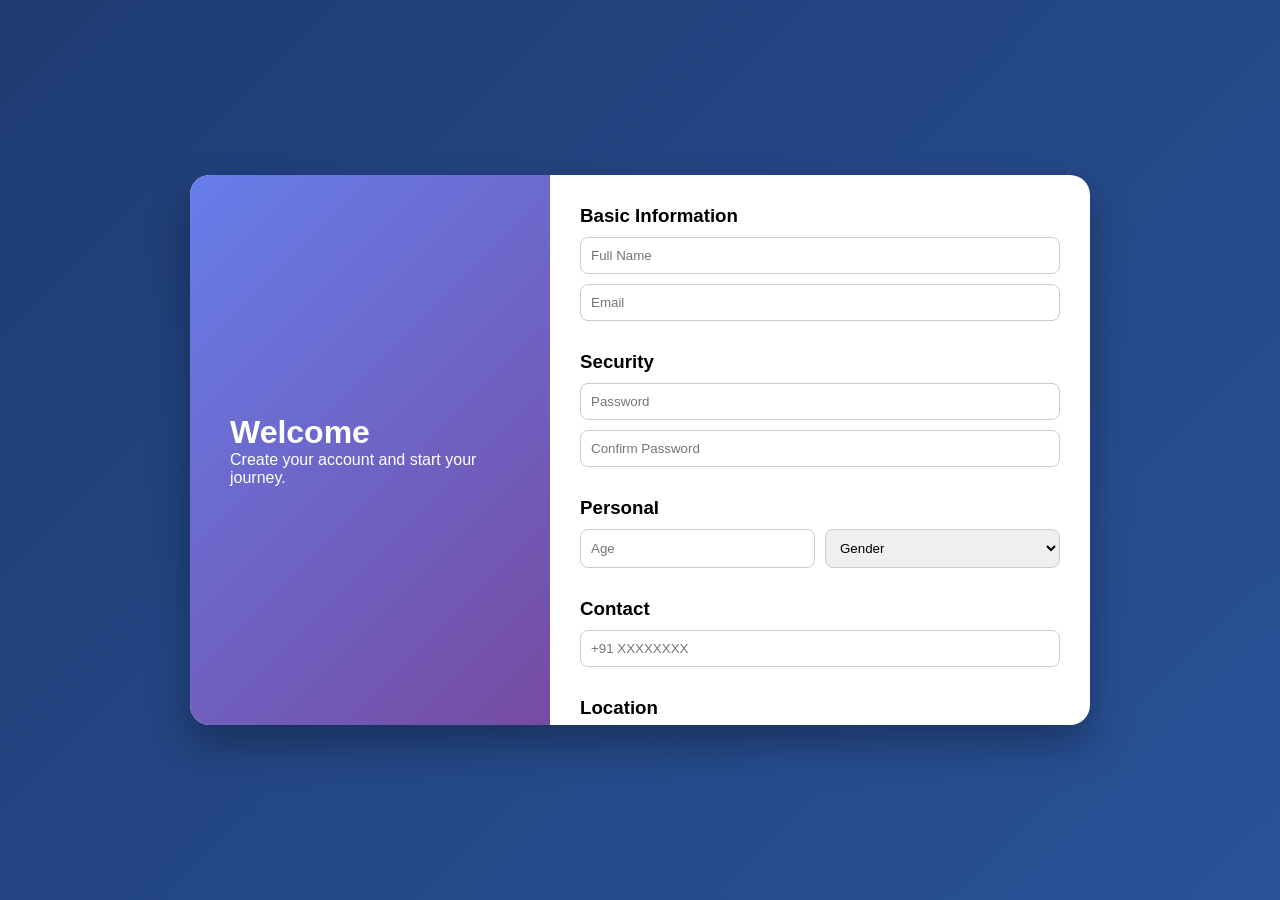
<file: index.html>
<!DOCTYPE html>
<html lang="en">
<head>
<meta charset="UTF-8">
<title>Modern Signup UI</title>
<link rel="stylesheet" href="signup.css">
<script src="https://accounts.google.com/gsi/client" async defer></script>
</head>

<body>

<div class="app">

   
    <div class="left">
        <h1>Welcome </h1>
        <p>Create your account and start your journey.</p>
    </div>

    <div class="right">

        <div class="section">
            <h3>Basic Information</h3>
            <input type="text" placeholder="Full Name" id="name">
            <input type="email" placeholder="Email" id="email">
        </div>

        <div class="section">
            <h3>Security</h3>
            <input type="password" placeholder="Password" id="password">
            <input type="password" placeholder="Confirm Password" id="confirm">
        </div>

        <div class="section">
            <h3>Personal</h3>
            <div class="row">
                <input type="number" placeholder="Age">
                <select>
                    <option>Gender</option>
                    <option>Male</option>
                    <option>Female</option>
                </select>
            </div>
        </div>

        <div class="section">
            <h3>Contact</h3>
            <input type="text" placeholder="+91 XXXXXXXX">
        </div>

        <div class="section">
            <h3>Location</h3>
            <select>
                <option>Select State</option>
                <option>Maharashtra</option>
                <option>Gujarat</option>
                <option>Karnataka</option>
            </select>
        </div>

        <button class="signup" onclick="validateAndSignup()">Create Account</button>
        <div id="g_id_onload"
         data-client_id="201148274181-sbdhhedtsckcsiqdlhcbg8gpv752d566.apps.googleusercontent.com"
         data-callback="handleCredentialResponse">
    </div>

    <div class="g_id_signin"
         data-type="standard"
         data-size="large"
         data-theme="outline"
         data-text="sign_in_with"
         data-shape="rectangular">
    </div>
        <button class="github">Login with GitHub</button>
        <button class="login">Already have an account? Login</button>

    </div>
</div>


<div id="popup" class="popup">
    <div class="popup-box">
        <h2>🎉 Success!</h2>
        <p>Account created successfully.</p>
        <button onclick="closePopup()">OK</button>
    </div>
</div>

<script src="signup.js"></script>

</body>
</html>
</file>
<file: signup.css>
* {
    margin: 0;
    padding: 0;
    box-sizing: border-box;
    font-family: 'Segoe UI', sans-serif;
}

body {
    height: 100vh;
    background: linear-gradient(135deg, #1e3c72, #2a5298);
    display: flex;
    justify-content: center;
    align-items: center;
}

.app {
    width: 900px;
    height: 550px;
    background: white;
    border-radius: 20px;
    display: flex;
    overflow: hidden;
    box-shadow: 0 20px 40px rgba(0,0,0,0.3);
}

.left {
    width: 40%;
    background: linear-gradient(135deg, #667eea, #764ba2);
    color: white;
    padding: 40px;
    display: flex;
    flex-direction: column;
    justify-content: center;
}


.right {
    width: 60%;
    padding: 30px;
    overflow-y: auto;
}

.section {
    margin-bottom: 20px;
}

.section h3 {
    margin-bottom: 10px;
}

.row {
    display: flex;
    gap: 10px;
}

input, select {
    width: 100%;
    padding: 10px;
    border-radius: 8px;
    border: 1px solid #ccc;
    margin-bottom: 10px;
}

button {
    width: 100%;
    padding: 12px;
    border: none;
    border-radius: 10px;
    cursor: pointer;
    margin-top: 10px;
}

.signup { background: #667eea; color: white; }
.google { background: #db4437; color: white; }
.github { background: #333; color: white; }
.login { background: transparent; color: #667eea; border: 1px solid #667eea; }

.popup {
    position: fixed;
    top: 0;
    left: 0;
    width: 100%;
    height: 100%;
    background: rgba(0,0,0,0.5);
    display: none;
    justify-content: center;
    align-items: center;
}

.popup-box {
    background: white;
    padding: 30px;
    border-radius: 15px;
    text-align: center;
    width: 300px;
    animation: scaleUp 0.3s ease;
}

@keyframes scaleUp {
    from { transform: scale(0.7); opacity: 0; }
    to { transform: scale(1); opacity: 1; }
}
/* =========================
   MOBILE RESPONSIVE DESIGN
========================= */

@media (max-width: 900px) {

    .app {
        width: 95%;
        height: auto;
        flex-direction: column;
        margin: 20px 0;
    }

    .left {
        width: 100%;
        min-height: 220px;
        text-align: center;
        padding: 30px 20px;
        align-items: center;
    }

    .left h1 {
        font-size: 38px;
        margin-bottom: 10px;
    }

    .left p {
        font-size: 16px;
    }

    .right {
        width: 100%;
        padding: 20px;
        overflow-y: visible;
    }

    .row {
        flex-direction: column;
        gap: 0;
    }

    input,
    select,
    button {
        font-size: 16px;
    }

    .popup-box {
        width: 90%;
    }
}


/* EXTRA SMALL DEVICES */

@media (max-width: 500px) {

    body {
        padding: 10px;
        align-items: flex-start;
    }

    .app {
        border-radius: 15px;
    }

    .left {
        min-height: 180px;
        padding: 25px 15px;
    }

    .left h1 {
        font-size: 30px;
    }

    .left p {
        font-size: 14px;
    }

    .right {
        padding: 15px;
    }

    .section h3 {
        font-size: 18px;
    }

    input,
    select {
        padding: 12px;
        font-size: 15px;
    }

    button {
        padding: 13px;
        font-size: 15px;
    }
}
</file>
